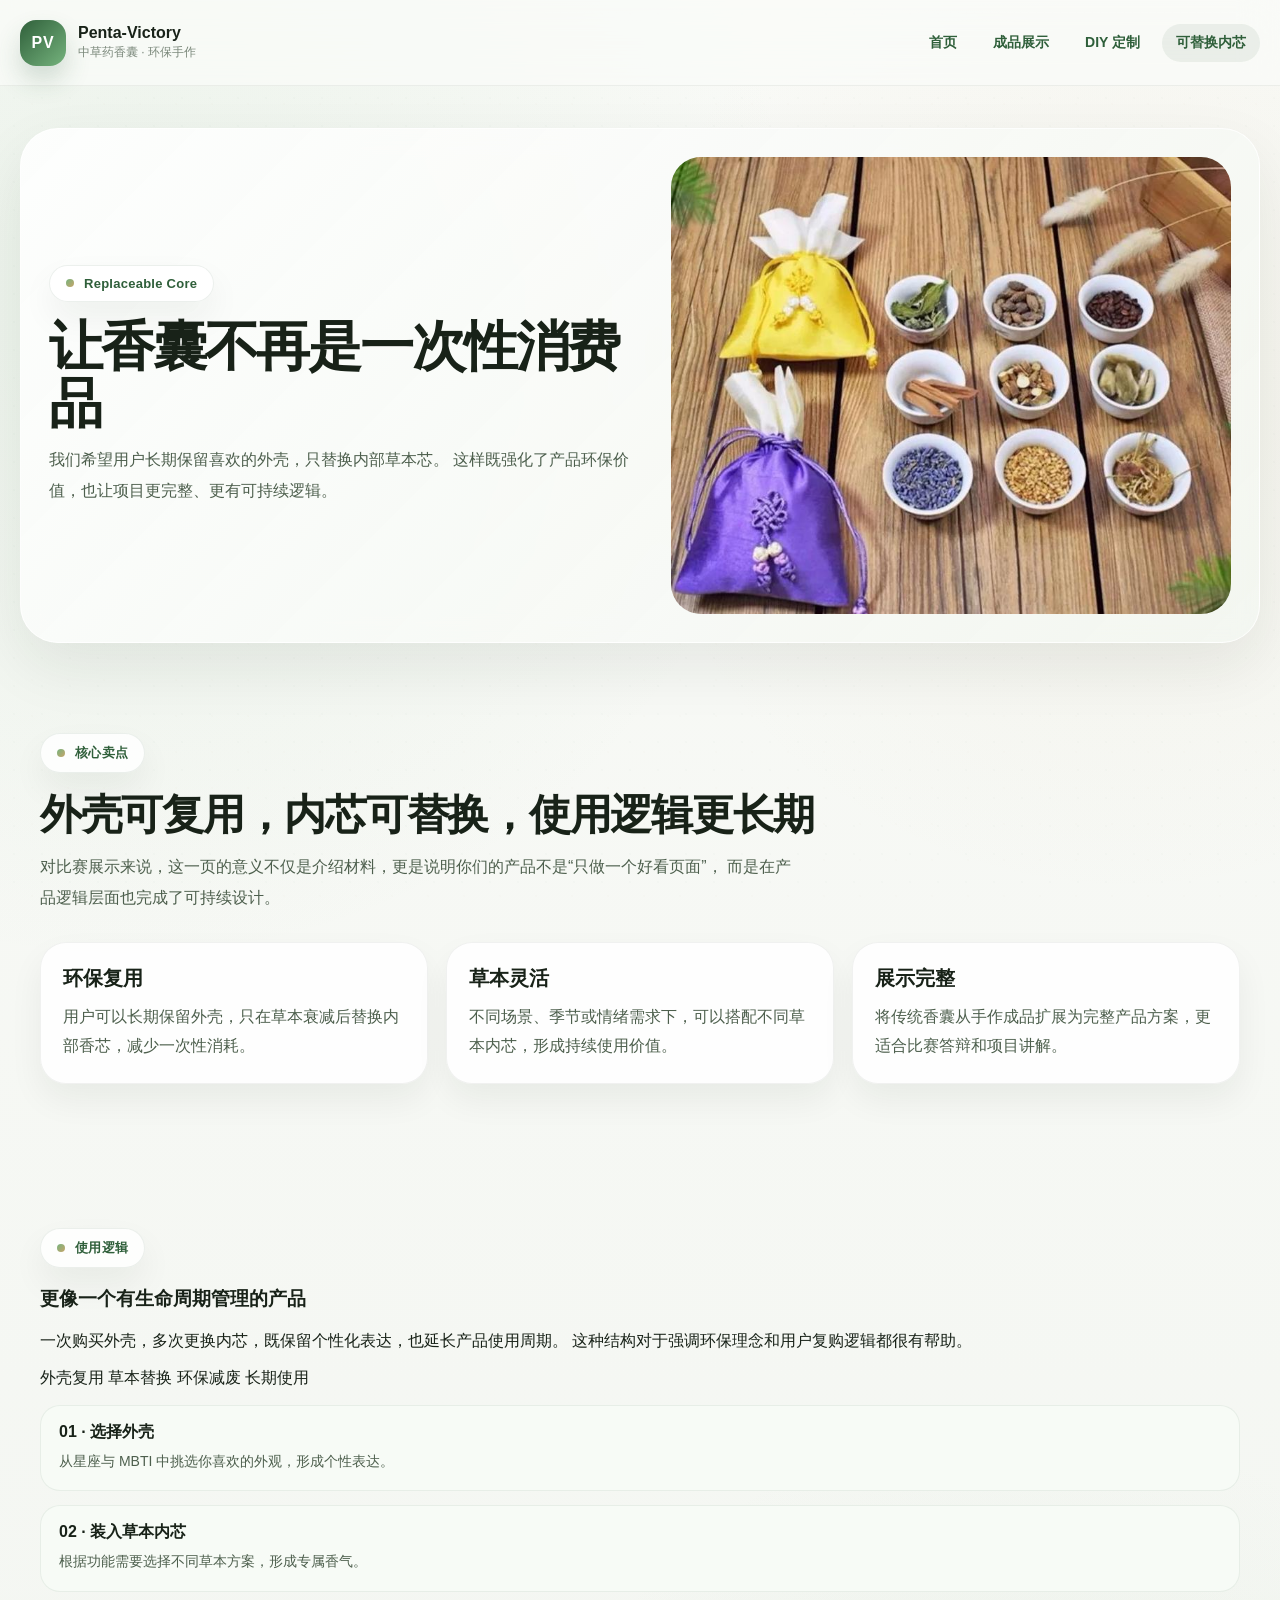
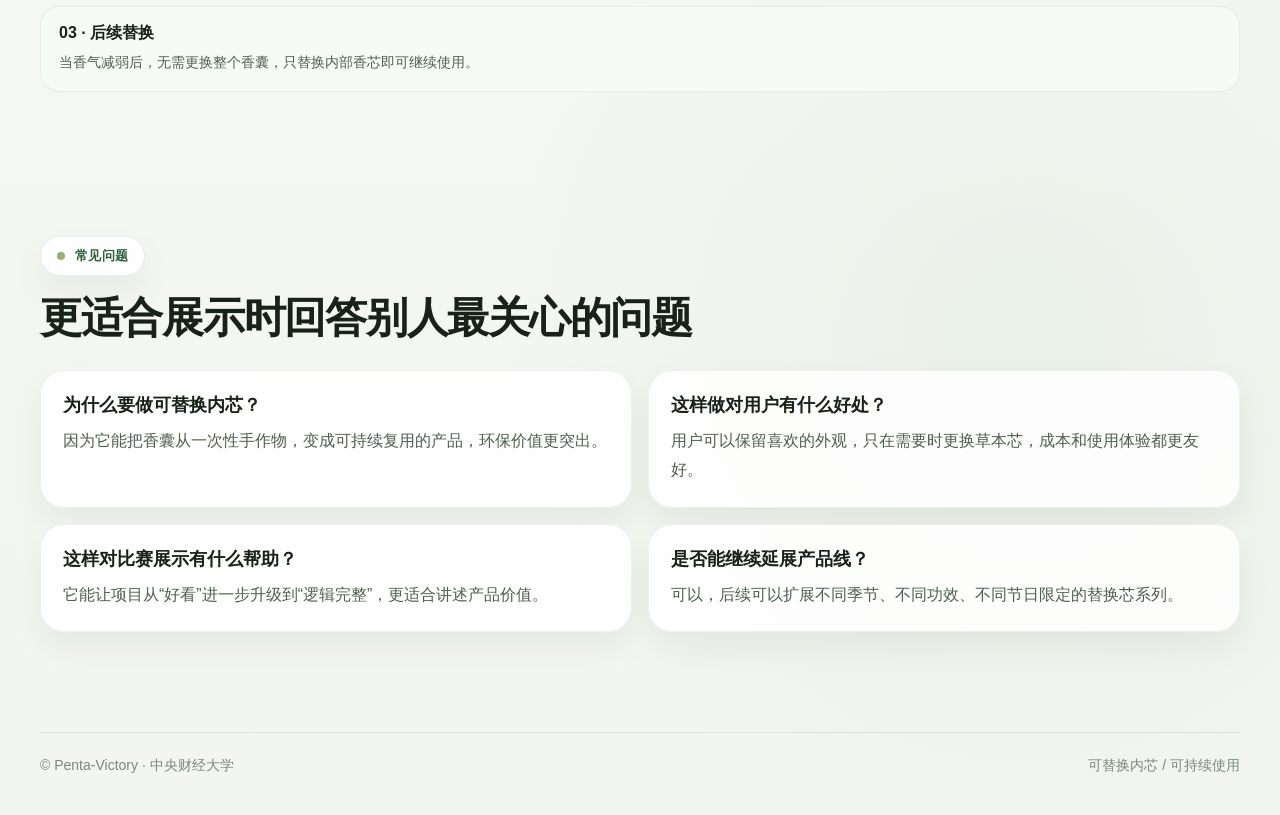
<file: core.html>
<!DOCTYPE html>
<html lang="zh">
<head>
  <meta charset="utf-8">
  <title>可替换内芯 · Penta-Victory</title>
  <meta name="viewport" content="width=device-width,initial-scale=1">
  <meta name="description" content="Penta-Victory 可替换内芯展示页。">
  <link rel="stylesheet" href="style.css">
</head>
<body>
  <nav class="navbar">
    <div class="navbar-inner">
      <a class="brand" href="index.html">
        <div class="brand-mark">PV</div>
        <div class="brand-text">
          <div class="brand-title">Penta-Victory</div>
          <div class="brand-sub">中草药香囊 · 环保手作</div>
        </div>
      </a>

      <button class="nav-toggle" type="button" onclick="toggleMenu()">☰</button>

      <div class="nav-links" id="navLinks">
        <a href="index.html">首页</a>
        <a href="products.html">成品展示</a>
        <a href="diy.html">DIY 定制</a>
        <a href="core.html" class="active">可替换内芯</a>
      </div>
    </div>
  </nav>

  <main class="page-shell">
    <header class="page-header">
      <div class="page-header-inner">
        <div>
          <span class="kicker">Replaceable Core</span>
          <h1>让香囊不再是一次性消费品</h1>
          <p>
            我们希望用户长期保留喜欢的外壳，只替换内部草本芯。
            这样既强化了产品环保价值，也让项目更完整、更有可持续逻辑。
          </p>
        </div>
        <div class="page-header-image">
          <img src="xiangnang3.jpg" alt="可替换内芯页面主图">
        </div>
      </div>
    </header>

    <section class="section">
      <span class="kicker reveal">核心卖点</span>
      <h2 class="section-title reveal">外壳可复用，内芯可替换，使用逻辑更长期</h2>
      <p class="section-subtitle reveal">
        对比赛展示来说，这一页的意义不仅是介绍材料，更是说明你们的产品不是“只做一个好看页面”，
        而是在产品逻辑层面也完成了可持续设计。
      </p>

      <div class="spec-grid" style="margin-top:28px;">
        <div class="spec-card reveal">
          <h4>环保复用</h4>
          <p>用户可以长期保留外壳，只在草本衰减后替换内部香芯，减少一次性消耗。</p>
        </div>
        <div class="spec-card reveal">
          <h4>草本灵活</h4>
          <p>不同场景、季节或情绪需求下，可以搭配不同草本内芯，形成持续使用价值。</p>
        </div>
        <div class="spec-card reveal">
          <h4>展示完整</h4>
          <p>将传统香囊从手作成品扩展为完整产品方案，更适合比赛答辩和项目讲解。</p>
        </div>
      </div>
    </section>

    <section class="section">
      <div class="split-panel reveal">
        <div class="split-copy">
          <span class="kicker">使用逻辑</span>
          <h3>更像一个有生命周期管理的产品</h3>
          <p>
            一次购买外壳，多次更换内芯，既保留个性化表达，也延长产品使用周期。
            这种结构对于强调环保理念和用户复购逻辑都很有帮助。
          </p>
          <div class="badge-list">
            <span class="badge">外壳复用</span>
            <span class="badge">草本替换</span>
            <span class="badge">环保减废</span>
            <span class="badge">长期使用</span>
          </div>
        </div>

        <div class="timeline">
          <div class="timeline-item">
            <strong>01 · 选择外壳</strong>
            <span>从星座与 MBTI 中挑选你喜欢的外观，形成个性表达。</span>
          </div>
          <div class="timeline-item">
            <strong>02 · 装入草本内芯</strong>
            <span>根据功能需要选择不同草本方案，形成专属香气。</span>
          </div>
          <div class="timeline-item">
            <strong>03 · 后续替换</strong>
            <span>当香气减弱后，无需更换整个香囊，只替换内部香芯即可继续使用。</span>
          </div>
        </div>
      </div>
    </section>

    <section class="section">
      <span class="kicker reveal">常见问题</span>
      <h2 class="section-title reveal">更适合展示时回答别人最关心的问题</h2>

      <div class="faq-grid" style="margin-top:28px;">
        <div class="faq-item reveal">
          <h4>为什么要做可替换内芯？</h4>
          <p>因为它能把香囊从一次性手作物，变成可持续复用的产品，环保价值更突出。</p>
        </div>
        <div class="faq-item reveal">
          <h4>这样做对用户有什么好处？</h4>
          <p>用户可以保留喜欢的外观，只在需要时更换草本芯，成本和使用体验都更友好。</p>
        </div>
        <div class="faq-item reveal">
          <h4>这样对比赛展示有什么帮助？</h4>
          <p>它能让项目从“好看”进一步升级到“逻辑完整”，更适合讲述产品价值。</p>
        </div>
        <div class="faq-item reveal">
          <h4>是否能继续延展产品线？</h4>
          <p>可以，后续可以扩展不同季节、不同功效、不同节日限定的替换芯系列。</p>
        </div>
      </div>
    </section>
  </main>

  <footer class="site-footer">
    <div class="site-footer-inner">
      <div>© Penta-Victory · 中央财经大学</div>
      <div>可替换内芯 / 可持续使用</div>
    </div>
  </footer>

  <script src="script.js"></script>
</body>
</html>
</file>
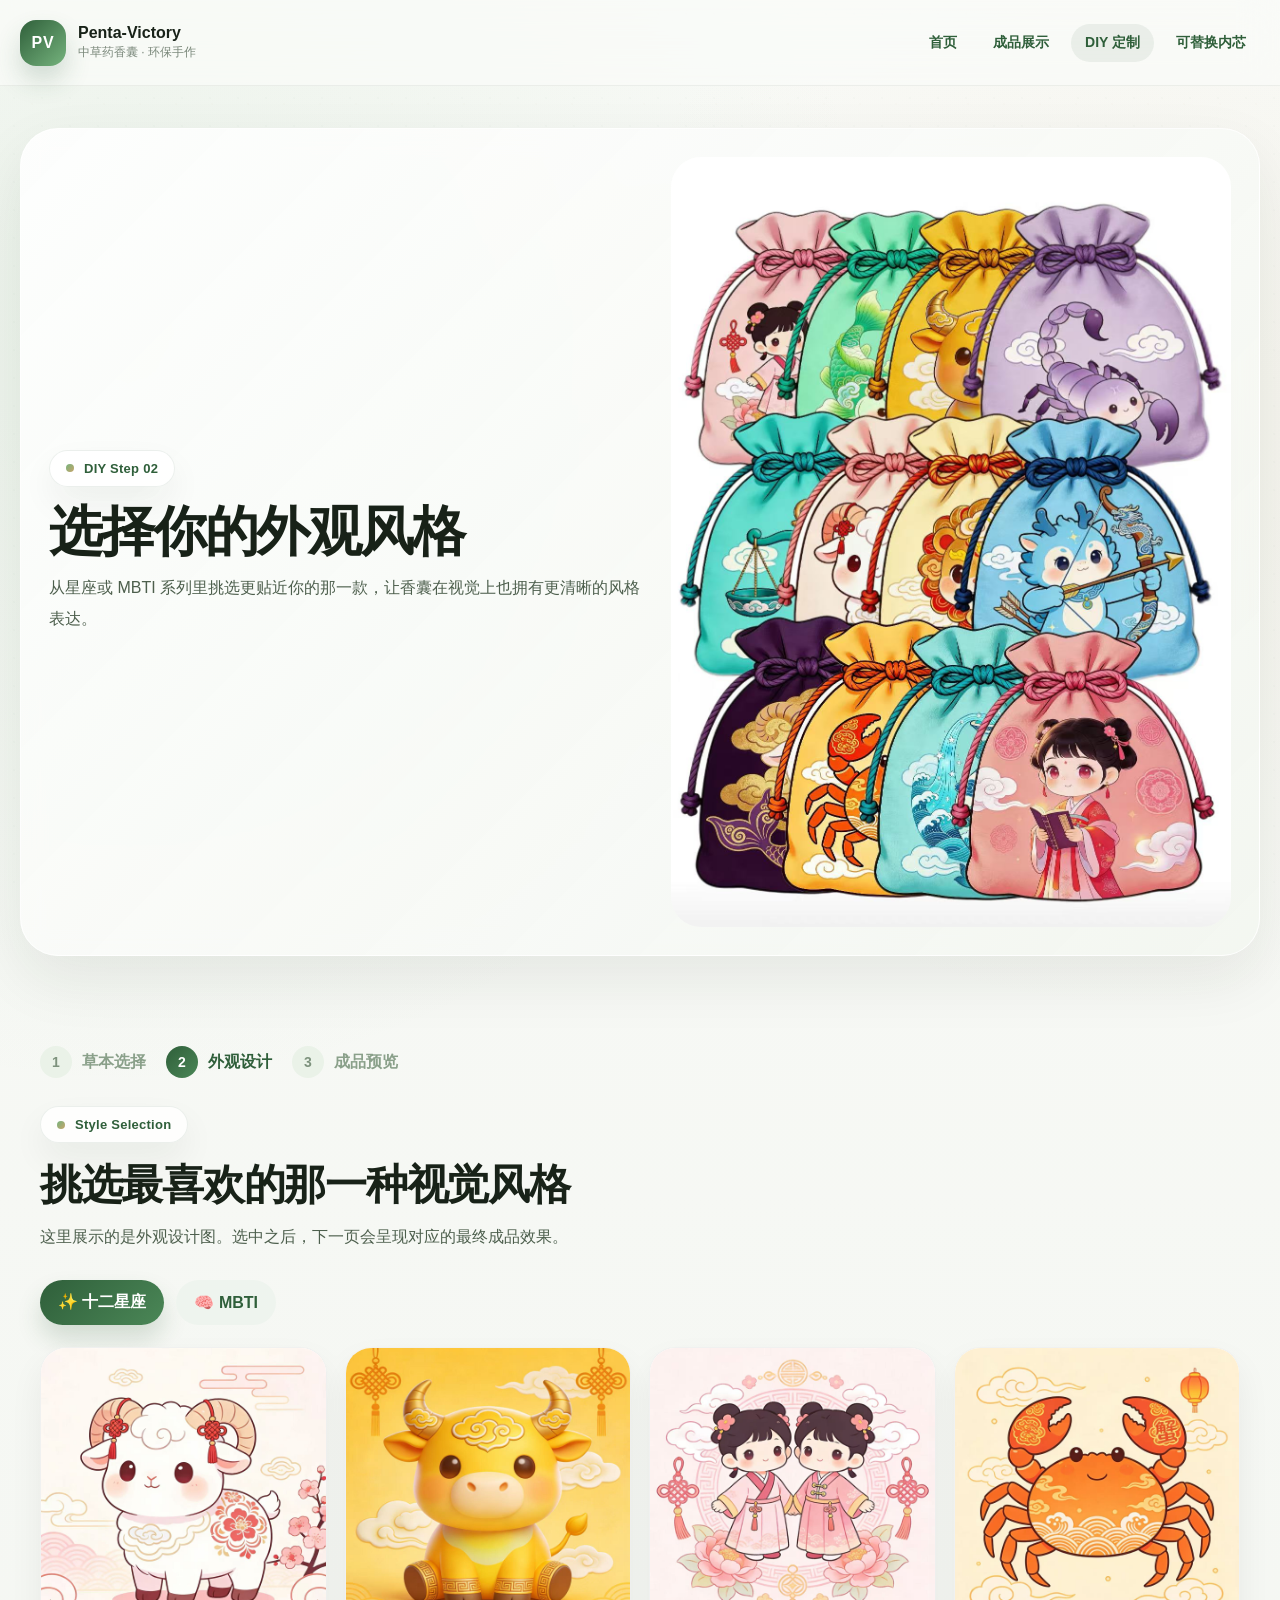
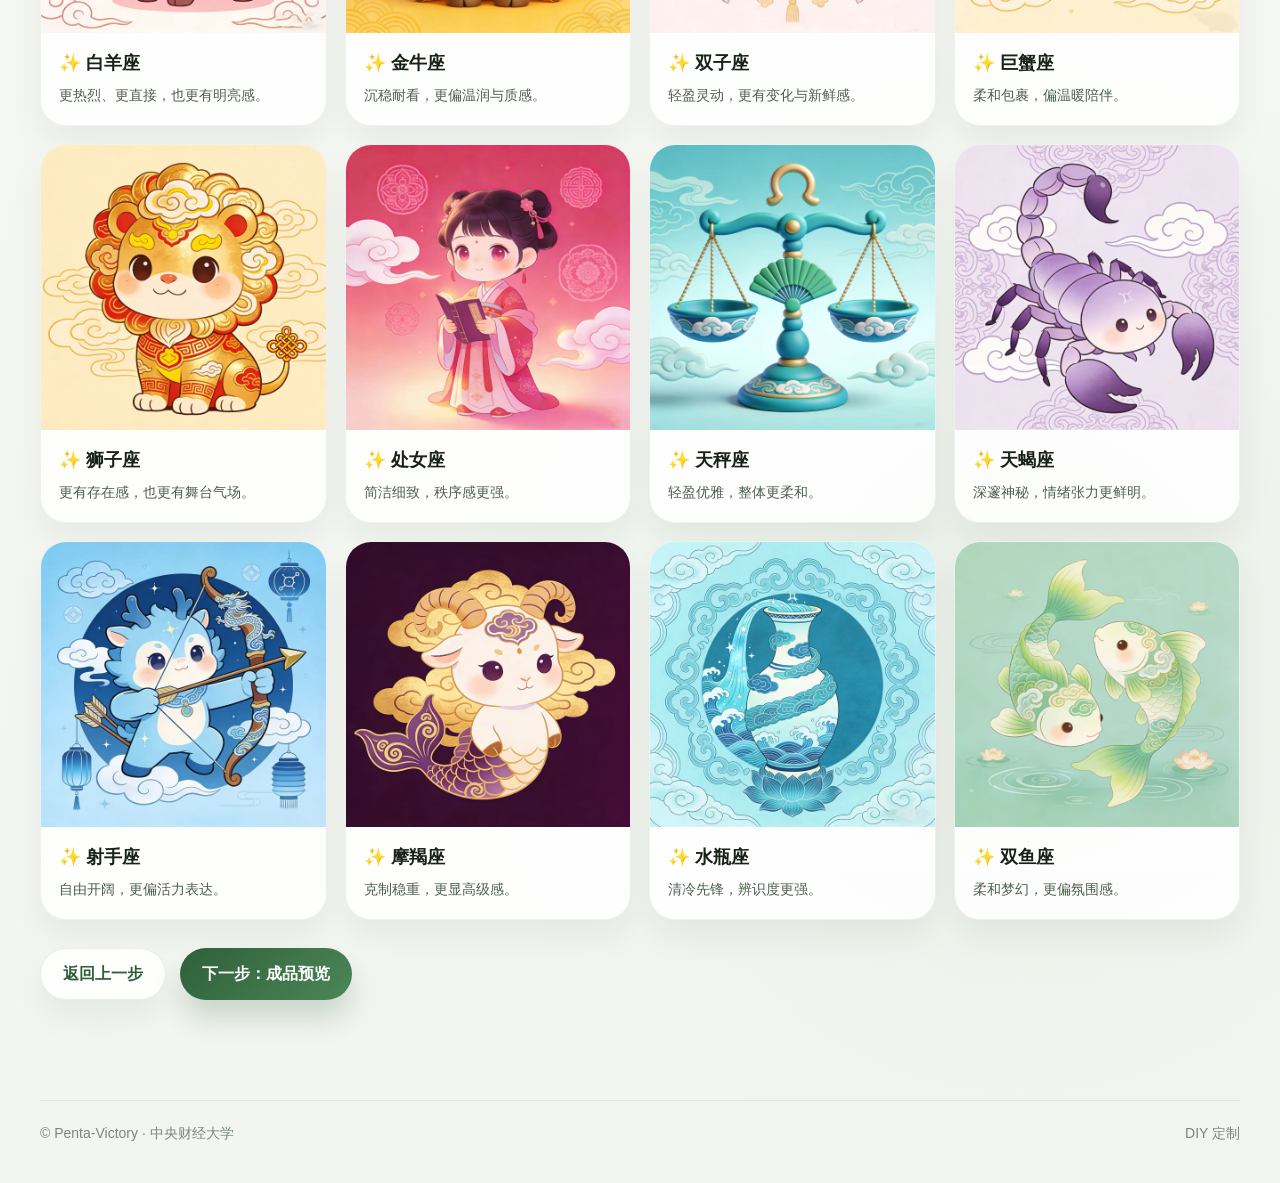
<file: design.html>
<!DOCTYPE html>
<html lang="zh">
<head>
  <meta charset="utf-8">
  <title>DIY 定制 · 第二步外观设计 | Penta-Victory</title>
  <meta name="viewport" content="width=device-width,initial-scale=1">
  <link rel="stylesheet" href="style.css">
</head>
<body>
  <nav class="navbar">
    <div class="navbar-inner">
      <a class="brand" href="index.html">
        <div class="brand-mark">PV</div>
        <div>
          <div class="brand-title">Penta-Victory</div>
          <div class="brand-sub">中草药香囊 · 环保手作</div>
        </div>
      </a>

      <button class="nav-toggle" type="button" onclick="toggleMenu()">☰</button>

      <div class="nav-links" id="navLinks">
        <a href="index.html">首页</a>
        <a href="products.html">成品展示</a>
        <a href="diy.html" class="active">DIY 定制</a>
        <a href="core.html">可替换内芯</a>
      </div>
    </div>
  </nav>

  <main class="page-shell">
    <header class="page-header">
      <div class="page-header-inner">
        <div>
          <span class="kicker">DIY Step 02</span>
          <h1>选择你的外观风格</h1>
          <p>
            从星座或 MBTI 系列里挑选更贴近你的那一款，让香囊在视觉上也拥有更清晰的风格表达。
          </p>
        </div>
        <div class="page-header-image">
          <img src="images/xingzuo12.jpg" alt="外观设计主图"
               onerror="if(!this.dataset.fallback){this.dataset.fallback=1;this.src='images/xingzuo.jpg'}">
        </div>
      </div>
    </header>

    <section class="section">
      <div class="step-indicator">
        <div class="step"><span class="step-num">1</span> 草本选择</div>
        <div class="step active"><span class="step-num">2</span> 外观设计</div>
        <div class="step"><span class="step-num">3</span> 成品预览</div>
      </div>

      <span class="kicker reveal">Style Selection</span>
      <h2 class="section-title reveal">挑选最喜欢的那一种视觉风格</h2>
      <p class="section-subtitle reveal">
        这里展示的是外观设计图。选中之后，下一页会呈现对应的最终成品效果。
      </p>

      <div class="tab-switch reveal" style="margin-top:28px;">
        <button class="tab-btn active" type="button" data-tab="zodiac">✨ 十二星座</button>
        <button class="tab-btn" type="button" data-tab="mbti">🧠 MBTI</button>
      </div>

      <div class="theme-grid" id="zodiacGrid"></div>
      <div class="theme-grid hidden" id="mbtiGrid"></div>

      <div class="btn-row" style="margin-top:28px;">
        <a class="btn btn-secondary" href="diy.html">返回上一步</a>
        <button class="btn btn-primary" type="button" onclick="saveDesignAndNext()">下一步：成品预览</button>
      </div>
    </section>
  </main>

  <footer class="site-footer">
    <div class="site-footer-inner">
      <div>© Penta-Victory · 中央财经大学</div>
      <div>DIY 定制</div>
    </div>
  </footer>

  <script src="script.js"></script>
  <script>
    const zodiacList = [
      { name: "白羊座", file: "baiyang", desc: "更热烈、更直接，也更有明亮感。" },
      { name: "金牛座", file: "jinniu", desc: "沉稳耐看，更偏温润与质感。" },
      { name: "双子座", file: "shuangzi", desc: "轻盈灵动，更有变化与新鲜感。" },
      { name: "巨蟹座", file: "juxie", desc: "柔和包裹，偏温暖陪伴。" },
      { name: "狮子座", file: "shizi", desc: "更有存在感，也更有舞台气场。" },
      { name: "处女座", file: "chunv", desc: "简洁细致，秩序感更强。" },
      { name: "天秤座", file: "tiancheng", desc: "轻盈优雅，整体更柔和。" },
      { name: "天蝎座", file: "tianxie", desc: "深邃神秘，情绪张力更鲜明。" },
      { name: "射手座", file: "sheshou", desc: "自由开阔，更偏活力表达。" },
      { name: "摩羯座", file: "mojie", desc: "克制稳重，更显高级感。" },
      { name: "水瓶座", file: "shuiping", desc: "清冷先锋，辨识度更强。" },
      { name: "双鱼座", file: "shuangyu", desc: "柔和梦幻，更偏氛围感。" }
    ];

    const mbtiList = [
      { name: "INTJ", file: "intj", desc: "理性锋利，整体更清晰克制。" },
      { name: "INTP", file: "intp", desc: "更偏思辨与探索气质。" },
      { name: "ENTJ", file: "entj", desc: "利落明确，更具结构感。" },
      { name: "ENTP", file: "entp", desc: "灵活跳跃，更有创意感。" },
      { name: "INFJ", file: "infj", desc: "细腻克制，带有理想气息。" },
      { name: "INFP", file: "infp", desc: "柔和诗意，情绪感更明显。" },
      { name: "ENFJ", file: "enfj", desc: "温暖明亮，更有亲和力。" },
      { name: "ENFP", file: "enfp", desc: "自由活泼，感染力更强。" },
      { name: "ISTJ", file: "istj", desc: "规整沉稳，秩序感更强。" },
      { name: "ISFJ", file: "isfj", desc: "柔和耐看，更显温柔。" },
      { name: "ESTJ", file: "estj", desc: "利落直接，轮廓更明确。" },
      { name: "ESFJ", file: "esfj", desc: "明朗友好，更有亲近感。" },
      { name: "ISTP", file: "istp", desc: "冷静克制，更简练。" },
      { name: "ISFP", file: "isfp", desc: "柔软自然，更有艺术感。" },
      { name: "ESTP", file: "estp", desc: "更直接、更有活力。" },
      { name: "ESFP", file: "esfp", desc: "明亮鲜活，更有吸引力。" }
    ];

    let selectedDesign = null;

    function createThemeCard(item, type, imagePath) {
      return `
        <article class="theme-card reveal" data-type="${type}" data-name="${item.name}">
          <div class="theme-image">
            <img src="${imagePath}" alt="${item.name}外观设计图">
          </div>
          <div class="theme-body">
            <h4>${type === 'zodiac' ? '✨ ' : '🧠 '}${item.name}</h4>
            <p>${item.desc}</p>
          </div>
        </article>
      `;
    }

    function renderDesigns() {
      document.getElementById('zodiacGrid').innerHTML = zodiacList.map(item => {
        return createThemeCard(item, 'zodiac', `images/${item.file}1.jpg`);
      }).join('');

      document.getElementById('mbtiGrid').innerHTML = mbtiList.map(item => {
        return createThemeCard(item, 'mbti', `images/${item.file}1.jpg`);
      }).join('');

      bindCardEvents();
      restoreSelection();
      initReveal();
    }

    function bindCardEvents() {
      document.querySelectorAll('.theme-card').forEach(card => {
        card.addEventListener('click', function () {
          document.querySelectorAll('.theme-card').forEach(item => item.classList.remove('selected'));
          this.classList.add('selected');

          const type = this.getAttribute('data-type');
          const name = this.getAttribute('data-name');

          if (type === 'zodiac') {
            const found = zodiacList.find(item => item.name === name);
            selectedDesign = {
              type: 'zodiac',
              name: found.name,
              file: found.file,
              designImage: `images/${found.file}1.jpg`,
              finalImage: `images/${found.file}.jpg`
            };
          } else {
            const found = mbtiList.find(item => item.name === name);
            selectedDesign = {
              type: 'mbti',
              name: found.name,
              file: found.file,
              designImage: `images/${found.file}1.jpg`,
              finalImage: `images/${found.file}.png`
            };
          }
        });
      });
    }

    function restoreSelection() {
      const saved = JSON.parse(localStorage.getItem('diy_design') || 'null');
      if (!saved) return;
      selectedDesign = saved;

      const target = document.querySelector(`.theme-card[data-type="${saved.type}"][data-name="${saved.name}"]`);
      if (target) target.classList.add('selected');
    }

    function initTabs() {
      const btns = document.querySelectorAll('.tab-btn');
      const zodiacGrid = document.getElementById('zodiacGrid');
      const mbtiGrid = document.getElementById('mbtiGrid');

      btns.forEach(btn => {
        btn.addEventListener('click', function () {
          btns.forEach(item => item.classList.remove('active'));
          this.classList.add('active');

          const tab = this.getAttribute('data-tab');
          if (tab === 'zodiac') {
            zodiacGrid.classList.remove('hidden');
            mbtiGrid.classList.add('hidden');
          } else {
            zodiacGrid.classList.add('hidden');
            mbtiGrid.classList.remove('hidden');
          }
        });
      });
    }

    function saveDesignAndNext() {
      if (!selectedDesign) {
        alert('请先选择一款外观设计。');
        return;
      }

      localStorage.setItem('diy_design', JSON.stringify(selectedDesign));
      window.location.href = 'final.html';
    }

    window.addEventListener('DOMContentLoaded', function () {
      renderDesigns();
      initTabs();
    });
  </script>
</body>
</html>
</file>
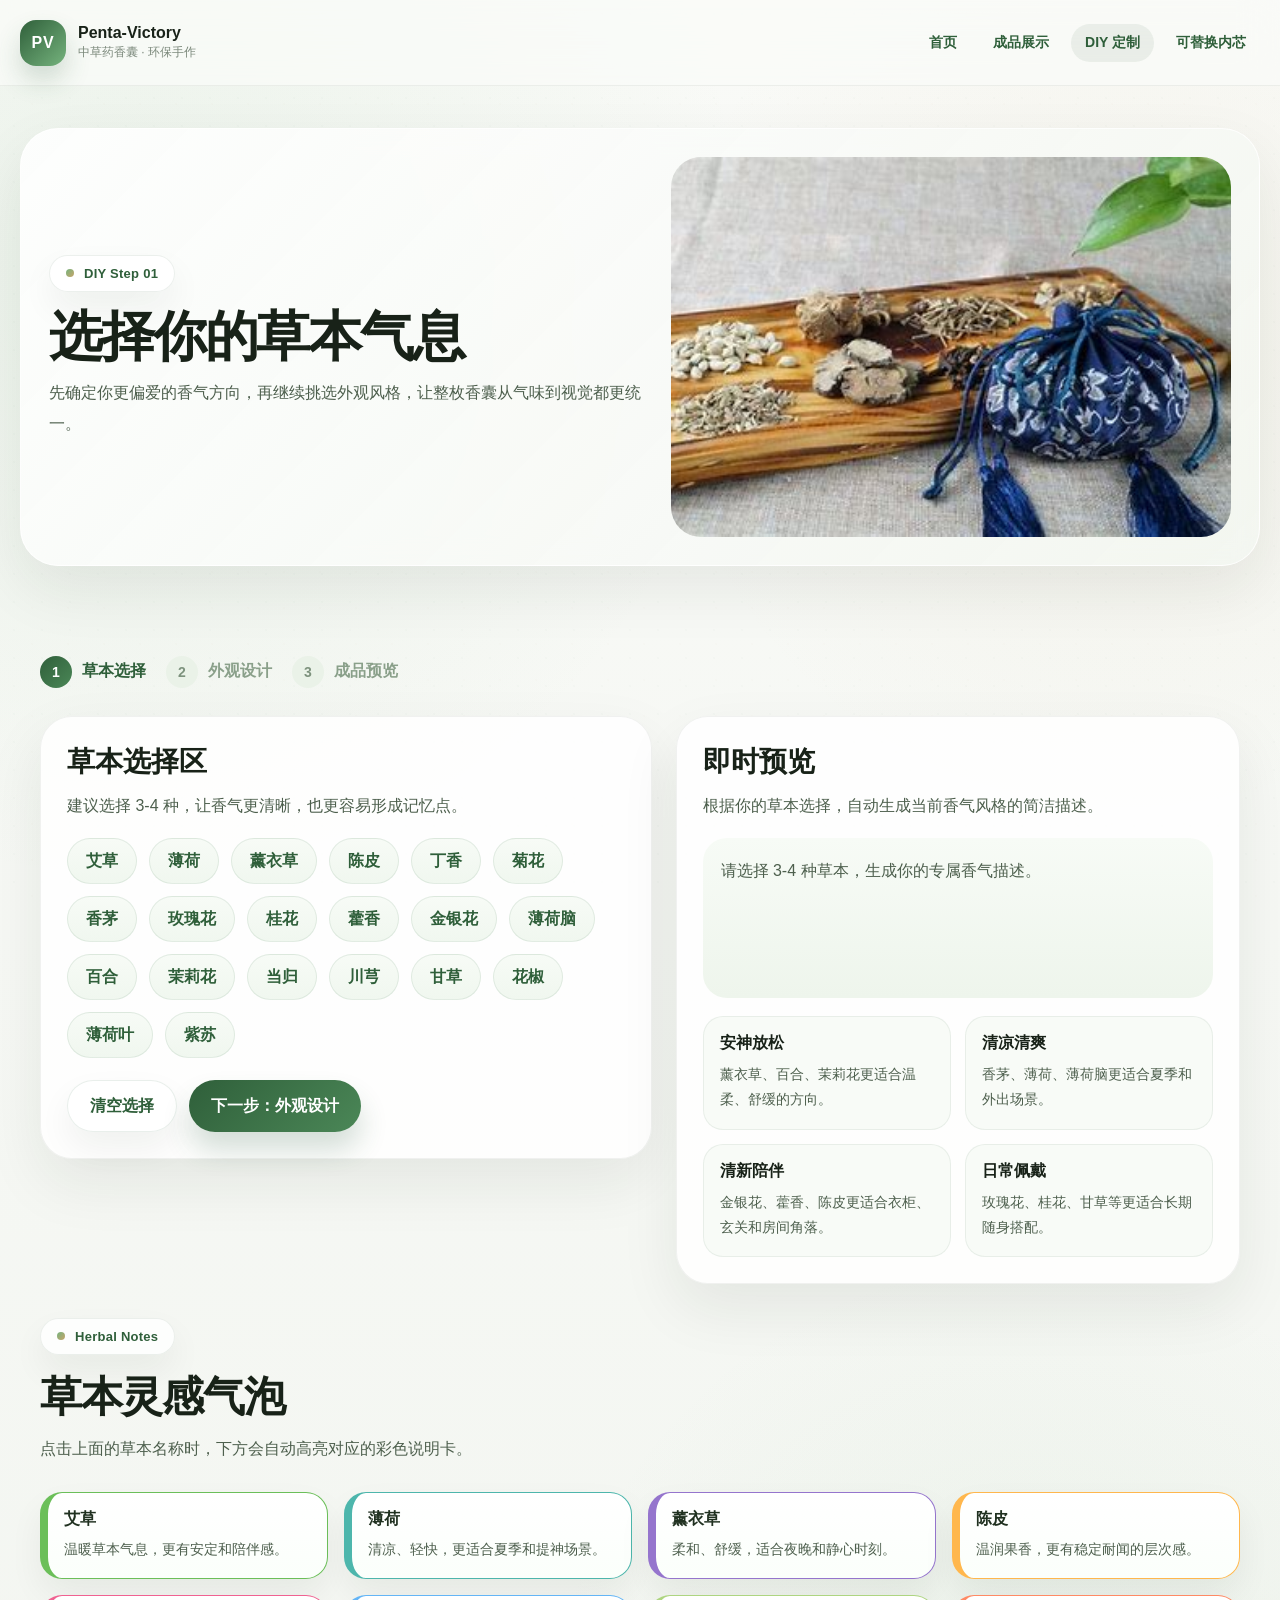
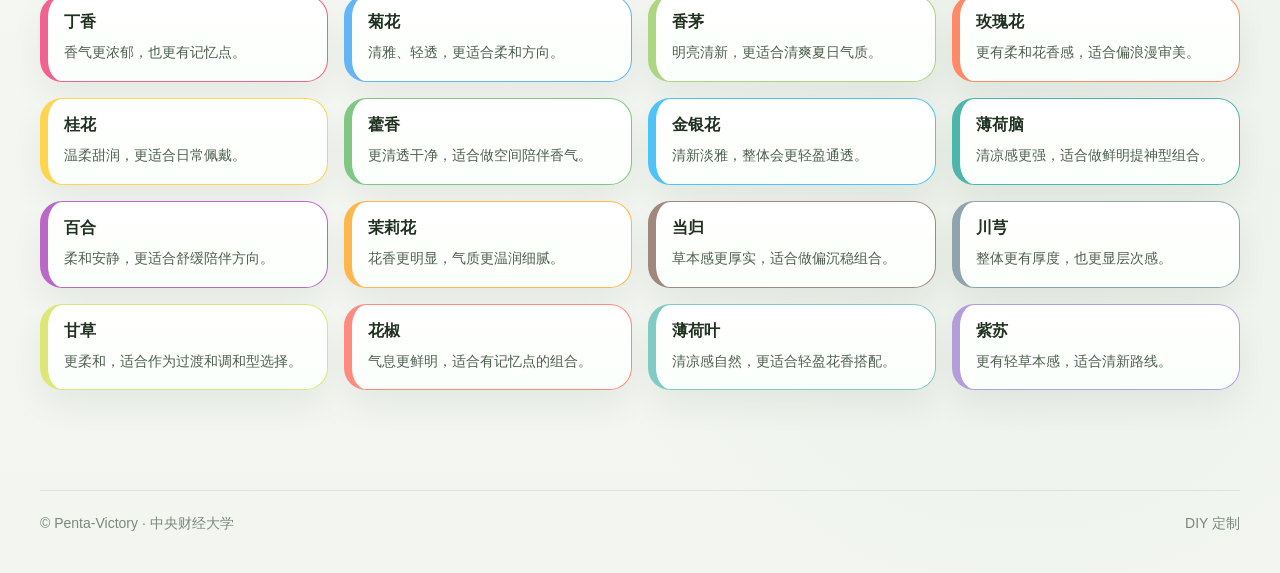
<file: diy.html>
<!DOCTYPE html>
<html lang="zh">
<head>
  <meta charset="utf-8">
  <title>DIY 定制 · 第一步草本选择 | Penta-Victory</title>
  <meta name="viewport" content="width=device-width,initial-scale=1">
  <link rel="stylesheet" href="style.css">
</head>
<body>
  <nav class="navbar">
    <div class="navbar-inner">
      <a class="brand" href="index.html">
        <div class="brand-mark">PV</div>
        <div>
          <div class="brand-title">Penta-Victory</div>
          <div class="brand-sub">中草药香囊 · 环保手作</div>
        </div>
      </a>

      <button class="nav-toggle" type="button" onclick="toggleMenu()">☰</button>

      <div class="nav-links" id="navLinks">
        <a href="index.html">首页</a>
        <a href="products.html">成品展示</a>
        <a href="diy.html" class="active">DIY 定制</a>
        <a href="core.html">可替换内芯</a>
      </div>
    </div>
  </nav>

  <main class="page-shell">
    <header class="page-header">
      <div class="page-header-inner">
        <div>
          <span class="kicker">DIY Step 01</span>
          <h1>选择你的草本气息</h1>
          <p>
            先确定你更偏爱的香气方向，再继续挑选外观风格，让整枚香囊从气味到视觉都更统一。
          </p>
        </div>
        <div class="page-header-image">
          <img src="xiangnang2.jpg" alt="DIY 主图">
        </div>
      </div>
    </header>

    <section class="section">
      <div class="step-indicator">
        <div class="step active"><span class="step-num">1</span> 草本选择</div>
        <div class="step"><span class="step-num">2</span> 外观设计</div>
        <div class="step"><span class="step-num">3</span> 成品预览</div>
      </div>

      <div class="diy-layout">
        <div class="selection-panel reveal">
          <h2 class="panel-title">草本选择区</h2>
          <p class="panel-desc">建议选择 3-4 种，让香气更清晰，也更容易形成记忆点。</p>

          <div class="herb-list">
            <label class="herb-chip" data-herb="艾草"><input type="checkbox" value="艾草"><span>艾草</span></label>
            <label class="herb-chip" data-herb="薄荷"><input type="checkbox" value="薄荷"><span>薄荷</span></label>
            <label class="herb-chip" data-herb="薰衣草"><input type="checkbox" value="薰衣草"><span>薰衣草</span></label>
            <label class="herb-chip" data-herb="陈皮"><input type="checkbox" value="陈皮"><span>陈皮</span></label>
            <label class="herb-chip" data-herb="丁香"><input type="checkbox" value="丁香"><span>丁香</span></label>
            <label class="herb-chip" data-herb="菊花"><input type="checkbox" value="菊花"><span>菊花</span></label>
            <label class="herb-chip" data-herb="香茅"><input type="checkbox" value="香茅"><span>香茅</span></label>
            <label class="herb-chip" data-herb="玫瑰花"><input type="checkbox" value="玫瑰花"><span>玫瑰花</span></label>
            <label class="herb-chip" data-herb="桂花"><input type="checkbox" value="桂花"><span>桂花</span></label>
            <label class="herb-chip" data-herb="藿香"><input type="checkbox" value="藿香"><span>藿香</span></label>
            <label class="herb-chip" data-herb="金银花"><input type="checkbox" value="金银花"><span>金银花</span></label>
            <label class="herb-chip" data-herb="薄荷脑"><input type="checkbox" value="薄荷脑"><span>薄荷脑</span></label>
            <label class="herb-chip" data-herb="百合"><input type="checkbox" value="百合"><span>百合</span></label>
            <label class="herb-chip" data-herb="茉莉花"><input type="checkbox" value="茉莉花"><span>茉莉花</span></label>
            <label class="herb-chip" data-herb="当归"><input type="checkbox" value="当归"><span>当归</span></label>
            <label class="herb-chip" data-herb="川芎"><input type="checkbox" value="川芎"><span>川芎</span></label>
            <label class="herb-chip" data-herb="甘草"><input type="checkbox" value="甘草"><span>甘草</span></label>
            <label class="herb-chip" data-herb="花椒"><input type="checkbox" value="花椒"><span>花椒</span></label>
            <label class="herb-chip" data-herb="薄荷叶"><input type="checkbox" value="薄荷叶"><span>薄荷叶</span></label>
            <label class="herb-chip" data-herb="紫苏"><input type="checkbox" value="紫苏"><span>紫苏</span></label>
          </div>

          <div class="selection-actions">
            <button class="btn btn-secondary" type="button" onclick="resetHerbs()">清空选择</button>
            <button class="btn btn-primary" type="button" onclick="saveHerbsAndNext()">下一步：外观设计</button>
          </div>
        </div>

        <div class="preview-panel reveal">
          <h2 class="panel-title">即时预览</h2>
          <p class="panel-desc">根据你的草本选择，自动生成当前香气风格的简洁描述。</p>

          <div class="result-box" id="result">
            请选择 3-4 种草本，生成你的专属香气描述。
          </div>

          <div class="helper-grid">
            <div class="helper-card">
              <strong>安神放松</strong>
              <p>薰衣草、百合、茉莉花更适合温柔、舒缓的方向。</p>
            </div>
            <div class="helper-card">
              <strong>清凉清爽</strong>
              <p>香茅、薄荷、薄荷脑更适合夏季和外出场景。</p>
            </div>
            <div class="helper-card">
              <strong>清新陪伴</strong>
              <p>金银花、藿香、陈皮更适合衣柜、玄关和房间角落。</p>
            </div>
            <div class="helper-card">
              <strong>日常佩戴</strong>
              <p>玫瑰花、桂花、甘草等更适合长期随身搭配。</p>
            </div>
          </div>
        </div>
      </div>

      <div style="margin-top:34px;">
        <span class="kicker reveal">Herbal Notes</span>
        <h2 class="section-title reveal">草本灵感气泡</h2>
        <p class="section-subtitle reveal">点击上面的草本名称时，下方会自动高亮对应的彩色说明卡。</p>

        <div class="herb-info-grid" id="herbInfoGrid">
          <div class="herb-info-card color-1" id="info-艾草"><strong>艾草</strong><div class="desc">温暖草本气息，更有安定和陪伴感。</div></div>
          <div class="herb-info-card color-2" id="info-薄荷"><strong>薄荷</strong><div class="desc">清凉、轻快，更适合夏季和提神场景。</div></div>
          <div class="herb-info-card color-3" id="info-薰衣草"><strong>薰衣草</strong><div class="desc">柔和、舒缓，适合夜晚和静心时刻。</div></div>
          <div class="herb-info-card color-4" id="info-陈皮"><strong>陈皮</strong><div class="desc">温润果香，更有稳定耐闻的层次感。</div></div>
          <div class="herb-info-card color-5" id="info-丁香"><strong>丁香</strong><div class="desc">香气更浓郁，也更有记忆点。</div></div>
          <div class="herb-info-card color-6" id="info-菊花"><strong>菊花</strong><div class="desc">清雅、轻透，更适合柔和方向。</div></div>
          <div class="herb-info-card color-7" id="info-香茅"><strong>香茅</strong><div class="desc">明亮清新，更适合清爽夏日气质。</div></div>
          <div class="herb-info-card color-8" id="info-玫瑰花"><strong>玫瑰花</strong><div class="desc">更有柔和花香感，适合偏浪漫审美。</div></div>
          <div class="herb-info-card color-9" id="info-桂花"><strong>桂花</strong><div class="desc">温柔甜润，更适合日常佩戴。</div></div>
          <div class="herb-info-card color-10" id="info-藿香"><strong>藿香</strong><div class="desc">更清透干净，适合做空间陪伴香气。</div></div>
          <div class="herb-info-card color-11" id="info-金银花"><strong>金银花</strong><div class="desc">清新淡雅，整体会更轻盈通透。</div></div>
          <div class="herb-info-card color-12" id="info-薄荷脑"><strong>薄荷脑</strong><div class="desc">清凉感更强，适合做鲜明提神型组合。</div></div>
          <div class="herb-info-card color-13" id="info-百合"><strong>百合</strong><div class="desc">柔和安静，更适合舒缓陪伴方向。</div></div>
          <div class="herb-info-card color-14" id="info-茉莉花"><strong>茉莉花</strong><div class="desc">花香更明显，气质更温润细腻。</div></div>
          <div class="herb-info-card color-15" id="info-当归"><strong>当归</strong><div class="desc">草本感更厚实，适合做偏沉稳组合。</div></div>
          <div class="herb-info-card color-16" id="info-川芎"><strong>川芎</strong><div class="desc">整体更有厚度，也更显层次感。</div></div>
          <div class="herb-info-card color-17" id="info-甘草"><strong>甘草</strong><div class="desc">更柔和，适合作为过渡和调和型选择。</div></div>
          <div class="herb-info-card color-18" id="info-花椒"><strong>花椒</strong><div class="desc">气息更鲜明，适合有记忆点的组合。</div></div>
          <div class="herb-info-card color-19" id="info-薄荷叶"><strong>薄荷叶</strong><div class="desc">清凉感自然，更适合轻盈花香搭配。</div></div>
          <div class="herb-info-card color-20" id="info-紫苏"><strong>紫苏</strong><div class="desc">更有轻草本感，适合清新路线。</div></div>
        </div>
      </div>
    </section>
  </main>

  <footer class="site-footer">
    <div class="site-footer-inner">
      <div>© Penta-Victory · 中央财经大学</div>
      <div>DIY 定制</div>
    </div>
  </footer>

  <script src="script.js"></script>
  <script>
    function getSelectedHerbs() {
      return Array.from(document.querySelectorAll('.herb-chip input:checked')).map(item => item.value);
    }

    function updatePreview() {
      const herbs = getSelectedHerbs();
      const result = document.getElementById('result');

      if (herbs.length === 0) {
        result.innerHTML = '请选择 3-4 种草本，生成你的专属香气描述。';
        return;
      }

      if (herbs.length > 5) {
        result.innerHTML = '当前草本种类偏多，建议控制在 5 种以内，让香气更清晰、层次更稳定。';
        return;
      }

      let theme = '整体更适合作为日常随身佩戴款，气息平衡且更容易长期接受。';

      if (herbs.some(h => ['薰衣草','百合','茉莉花'].includes(h))) {
        theme = '整体更偏安神、放松和温柔陪伴，适合夜晚、书桌或休息时刻。';
      } else if (herbs.some(h => ['香茅','薄荷','薄荷脑'].includes(h))) {
        theme = '整体更偏清凉、清爽和轻快感，适合夏季、户外和随身场景。';
      } else if (herbs.some(h => ['金银花','藿香','陈皮'].includes(h))) {
        theme = '整体更偏清新、干净和空间陪伴感，适合房间、衣柜和玄关。';
      }

      result.innerHTML = `
        <strong>你已选择：</strong>${herbs.join('、')}<br><br>
        <strong>当前风格：</strong>${theme}<br><br>
        <strong>建议：</strong>下一步可以继续选择更适合这一气质的外观风格，让整体表达更完整。
      `;
    }

    function resetHerbs() {
      document.querySelectorAll('.herb-chip input').forEach(item => item.checked = false);
      updatePreview();
    }

    function saveHerbsAndNext() {
      const herbs = getSelectedHerbs();

      if (herbs.length === 0) {
        alert('请先选择至少一种草本。');
        return;
      }

      if (herbs.length > 5) {
        alert('建议将草本控制在 5 种以内。');
        return;
      }

      localStorage.setItem('diy_herbs', JSON.stringify(herbs));
      window.location.href = 'design.html';
    }

    window.addEventListener('DOMContentLoaded', function () {
      document.querySelectorAll('.herb-chip input').forEach(item => {
        item.addEventListener('change', updatePreview);
      });

      document.querySelectorAll('.herb-chip').forEach(label => {
        label.addEventListener('click', function () {
          const herb = label.getAttribute('data-herb');
          const card = document.getElementById('info-' + herb);
          if (card) {
            document.querySelectorAll('.herb-info-card').forEach(c => c.classList.remove('highlight'));
            card.classList.add('highlight');
            card.scrollIntoView({ behavior: 'smooth', block: 'center' });
            setTimeout(() => card.classList.remove('highlight'), 1500);
          }
        });
      });

      updatePreview();
    });
  </script>
</body>
</html>
</file>
<file: style.css>
:root{
  --bg:#f7f8f4;
  --bg-2:#eef3ec;
  --white:#ffffff;
  --text:#182218;
  --text-2:#4d5f4d;
  --text-3:#7a887a;
  --green:#2f5f3a;
  --green-2:#4b8757;
  --green-3:#75b37d;
  --gold:#c7a56a;
  --line:rgba(21,34,21,.08);
  --shadow:0 24px 60px rgba(24,34,24,.08);
  --shadow-soft:0 16px 34px rgba(24,34,24,.06);
  --radius-xxl:36px;
  --radius-xl:28px;
  --radius-lg:22px;
  --radius-md:18px;
  --radius-sm:14px;
  --nav-h:86px;
}

*{box-sizing:border-box}
html,body{margin:0;padding:0}
html{scroll-behavior:smooth}
body{
  font-family:"Microsoft YaHei","PingFang SC","Helvetica Neue",Arial,sans-serif;
  color:var(--text);
  background:
    radial-gradient(circle at 10% 12%, rgba(117,179,125,.10) 0%, transparent 28%),
    radial-gradient(circle at 88% 16%, rgba(199,165,106,.08) 0%, transparent 22%),
    radial-gradient(circle at 80% 80%, rgba(117,179,125,.08) 0%, transparent 24%),
    linear-gradient(180deg,#f9faf7 0%, #f2f5f0 100%);
  position:relative;
}
body::before{
  content:"";
  position:fixed;
  inset:0;
  pointer-events:none;
  background-image:
    radial-gradient(rgba(47,95,58,.035) 1px, transparent 1px),
    radial-gradient(rgba(199,165,106,.03) 1px, transparent 1px);
  background-size:28px 28px, 36px 36px;
  background-position:0 0, 14px 14px;
  opacity:.55;
  z-index:0;
}
img{max-width:100%;display:block}
a{text-decoration:none;color:inherit}
button,input{font:inherit}

.page-shell{
  position:relative;
  z-index:1;
  padding-top:var(--nav-h);
}
.section{
  position:relative;
  z-index:1;
  width:min(1200px, calc(100% - 40px));
  margin:0 auto;
  padding:72px 0;
}
.kicker{
  display:inline-flex;
  align-items:center;
  gap:10px;
  padding:10px 16px;
  border-radius:999px;
  background:rgba(255,255,255,.82);
  border:1px solid rgba(47,95,58,.09);
  box-shadow:var(--shadow-soft);
  color:var(--green);
  font-size:13px;
  font-weight:800;
  letter-spacing:.02em;
}
.kicker::before{
  content:"";
  width:8px;
  height:8px;
  border-radius:50%;
  background:linear-gradient(135deg,var(--green-3),var(--gold));
}
.section-title{
  margin:18px 0 12px;
  font-size:42px;
  line-height:1.15;
  letter-spacing:-.03em;
}
.section-subtitle{
  margin:0;
  max-width:760px;
  color:var(--text-2);
  font-size:16px;
  line-height:1.95;
}
.lead{
  color:var(--text-2);
  line-height:1.9;
  font-size:16px;
  margin:0;
}

.btn-row{
  display:flex;
  flex-wrap:wrap;
  gap:14px;
}
.btn{
  display:inline-flex;
  align-items:center;
  justify-content:center;
  min-height:52px;
  padding:0 22px;
  border-radius:999px;
  font-weight:800;
  border:none;
  cursor:pointer;
  transition:.22s ease;
}
.btn:hover{transform:translateY(-2px)}
.btn-primary{
  color:#fff;
  background:linear-gradient(135deg,var(--green),var(--green-2));
  box-shadow:0 18px 28px rgba(47,95,58,.2);
}
.btn-secondary{
  color:var(--green);
  background:rgba(255,255,255,.85);
  border:1px solid rgba(47,95,58,.1);
  box-shadow:var(--shadow-soft);
}

.navbar{
  position:fixed;
  top:0;left:0;right:0;
  height:var(--nav-h);
  z-index:1000;
  display:flex;
  align-items:center;
  justify-content:center;
  background:rgba(250,251,248,.74);
  backdrop-filter:blur(18px);
  border-bottom:1px solid rgba(24,34,24,.06);
}
.navbar-inner{
  width:min(1240px, calc(100% - 28px));
  display:flex;
  align-items:center;
  justify-content:space-between;
  gap:24px;
}
.brand{
  display:flex;
  align-items:center;
  gap:12px;
}
.brand-mark{
  width:46px;
  height:46px;
  border-radius:16px;
  background:linear-gradient(135deg,var(--green),var(--green-3));
  display:flex;
  align-items:center;
  justify-content:center;
  color:#fff;
  font-weight:900;
  letter-spacing:.05em;
  box-shadow:0 14px 26px rgba(47,95,58,.2);
}
.brand-title{
  font-size:16px;
  font-weight:900;
}
.brand-sub{
  font-size:12px;
  color:var(--text-3);
  margin-top:2px;
}
.nav-links{
  display:flex;
  align-items:center;
  gap:8px;
  flex-wrap:wrap;
}
.nav-links a{
  padding:10px 14px;
  border-radius:999px;
  color:var(--green);
  font-size:14px;
  font-weight:800;
  transition:.2s ease;
}
.nav-links a:hover,
.nav-links a.active{
  background:rgba(47,95,58,.08);
}
.nav-toggle{
  display:none;
  width:44px;
  height:44px;
  border:none;
  border-radius:14px;
  background:#fff;
  color:var(--green);
  box-shadow:var(--shadow-soft);
  font-size:22px;
  cursor:pointer;
}

/* 首页整屏滚动 */
.home-wrap{
  position:relative;
  z-index:1;
  margin-top:var(--nav-h);
  height:calc(100vh - var(--nav-h));
  overflow-y:auto;
  scroll-snap-type:y mandatory;
}
.home-panel{
  min-height:calc(100vh - var(--nav-h));
  scroll-snap-align:start;
  display:flex;
  align-items:center;
}
.home-panel-inner{
  width:min(1240px, calc(100% - 40px));
  margin:0 auto;
}
.home-hero{
  display:grid;
  grid-template-columns:1.04fr .96fr;
  gap:40px;
  align-items:center;
}
.home-hero-copy{
  padding:26px 0;
}
.home-hero-title{
  font-size:66px;
  line-height:1.02;
  letter-spacing:-.05em;
  margin:18px 0;
}
.home-hero-desc{
  max-width:640px;
  color:var(--text-2);
  font-size:17px;
  line-height:2;
  margin:0 0 28px;
}
.hero-stats{
  display:flex;
  flex-wrap:wrap;
  gap:14px;
  margin-top:26px;
}
.hero-stat{
  padding:14px 18px;
  border-radius:22px;
  background:rgba(255,255,255,.78);
  border:1px solid rgba(47,95,58,.08);
  box-shadow:var(--shadow-soft);
  min-width:150px;
}
.hero-stat strong{
  display:block;
  font-size:24px;
  margin-bottom:4px;
}
.hero-stat span{
  font-size:13px;
  color:var(--text-3);
}
.hero-slider{
  position:relative;
  min-height:640px;
  border-radius:38px;
  overflow:hidden;
  background:#edf3eb;
  box-shadow:0 32px 80px rgba(24,34,24,.14);
}
.hero-slide{
  position:absolute;
  inset:0;
  opacity:0;
  pointer-events:none;
  transition:opacity .7s ease;
}
.hero-slide.active{
  opacity:1;
  pointer-events:auto;
}
.hero-slide img{
  width:100%;
  height:100%;
  object-fit:cover;
}
.hero-slide::after{
  content:"";
  position:absolute;
  inset:0;
  background:
    linear-gradient(180deg, rgba(0,0,0,.02) 0%, rgba(0,0,0,.28) 100%);
}
.hero-slide-caption{
  position:absolute;
  left:24px;
  right:24px;
  bottom:24px;
  z-index:2;
  color:#fff;
}
.hero-slide-caption strong{
  display:block;
  font-size:26px;
  margin-bottom:8px;
}
.hero-slide-caption span{
  display:block;
  font-size:14px;
  color:rgba(255,255,255,.88);
  line-height:1.7;
}
.hero-dots{
  position:absolute;
  left:24px;
  bottom:24px;
  z-index:3;
  display:flex;
  gap:10px;
}
.hero-dot{
  width:10px;
  height:10px;
  border-radius:999px;
  border:none;
  cursor:pointer;
  background:rgba(255,255,255,.48);
  transition:.2s ease;
}
.hero-dot.active{
  width:34px;
  background:#fff;
}

.feature-band{
  display:grid;
  grid-template-columns:1fr 1fr 1fr;
  gap:22px;
}
.feature-card{
  position:relative;
  overflow:hidden;
  padding:28px;
  border-radius:32px;
  background:rgba(255,255,255,.8);
  border:1px solid rgba(24,34,24,.06);
  box-shadow:var(--shadow);
}
.feature-card::before{
  content:"";
  position:absolute;
  top:-40px;
  right:-40px;
  width:130px;
  height:130px;
  border-radius:50%;
  background:radial-gradient(circle, rgba(117,179,125,.22) 0%, transparent 70%);
}
.feature-card h3{
  margin:0 0 10px;
  font-size:26px;
}
.feature-card p{
  margin:0;
  color:var(--text-2);
  line-height:1.9;
}

.dual-showcase{
  display:grid;
  grid-template-columns:1.05fr .95fr;
  gap:26px;
  align-items:center;
}
.visual-frame{
  position:relative;
  overflow:hidden;
  border-radius:36px;
  background:linear-gradient(180deg,rgba(255,255,255,.82),rgba(255,255,255,.68));
  border:1px solid rgba(255,255,255,.75);
  box-shadow:var(--shadow);
  backdrop-filter:blur(10px);
}
.visual-frame.padded{padding:26px}
.visual-image{
  border-radius:26px;
  overflow:hidden;
  background:#edf3eb;
}
.visual-image img{
  width:100%;
  height:100%;
  object-fit:cover;
}
.image-grid-2{
  display:grid;
  grid-template-columns:1fr 1fr;
  gap:16px;
}
.image-grid-2 .visual-image{
  min-height:250px;
}
.product-grid{
  display:grid;
  grid-template-columns:repeat(3,1fr);
  gap:22px;
}
.product-card{
  overflow:hidden;
  border-radius:30px;
  background:rgba(255,255,255,.84);
  border:1px solid rgba(24,34,24,.06);
  box-shadow:var(--shadow);
  transition:.24s ease;
}
.product-card:hover{transform:translateY(-6px)}
.product-card-media{
  aspect-ratio:4/3;
  overflow:hidden;
  background:#edf3eb;
}
.product-card-media img{
  width:100%;
  height:100%;
  object-fit:cover;
  transition:transform .4s ease;
}
.product-card:hover .product-card-media img{
  transform:scale(1.04);
}
.product-card-body{
  padding:24px;
}
.product-card-body h3{
  margin:0 0 10px;
  font-size:24px;
}
.product-card-body p{
  margin:0;
  color:var(--text-2);
  line-height:1.85;
}

.page-header{
  width:min(1240px, calc(100% - 40px));
  margin:0 auto;
  padding:42px 0 18px;
}
.page-header-inner{
  display:grid;
  grid-template-columns:1.03fr .97fr;
  gap:28px;
  align-items:center;
  padding:28px;
  border-radius:38px;
  background:linear-gradient(135deg, rgba(255,255,255,.88), rgba(242,246,240,.82));
  border:1px solid rgba(255,255,255,.82);
  box-shadow:var(--shadow);
  backdrop-filter:blur(12px);
}
.page-header h1{
  margin:16px 0 12px;
  font-size:54px;
  line-height:1.06;
  letter-spacing:-.04em;
}
.page-header p{
  margin:0;
  color:var(--text-2);
  line-height:1.95;
}
.page-header-image{
  min-height:360px;
  border-radius:30px;
  overflow:hidden;
  background:#edf3eb;
}
.page-header-image img{
  width:100%;
  height:100%;
  object-fit:cover;
}

.step-indicator{
  display:flex;
  align-items:center;
  gap:20px;
  flex-wrap:wrap;
  margin-bottom:28px;
}
.step{
  display:flex;
  align-items:center;
  gap:10px;
  color:#8aa08a;
  font-weight:800;
}
.step-num{
  width:32px;
  height:32px;
  border-radius:50%;
  background:#eaf2e8;
  color:#7d927d;
  display:inline-flex;
  align-items:center;
  justify-content:center;
  font-size:14px;
}
.step.active{color:var(--green)}
.step.active .step-num{
  color:#fff;
  background:linear-gradient(135deg,var(--green),var(--green-2));
}

.diy-layout{
  display:grid;
  grid-template-columns:1.04fr .96fr;
  gap:24px;
  align-items:start;
}
.selection-panel,
.preview-panel,
.summary-panel{
  padding:26px;
  border-radius:32px;
  background:rgba(255,255,255,.84);
  border:1px solid rgba(24,34,24,.06);
  box-shadow:var(--shadow);
}
.panel-title{
  margin:0 0 10px;
  font-size:28px;
}
.panel-desc{
  margin:0 0 18px;
  color:var(--text-2);
  line-height:1.85;
}

.herb-list{
  display:flex;
  flex-wrap:wrap;
  gap:12px;
}
.herb-chip{
  position:relative;
  cursor:pointer;
}
.herb-chip input{
  position:absolute;
  opacity:0;
  pointer-events:none;
}
.herb-chip span{
  display:inline-flex;
  align-items:center;
  justify-content:center;
  min-height:46px;
  padding:0 18px;
  border-radius:999px;
  background:linear-gradient(180deg,#f7fbf6,#f0f7ef);
  border:1px solid rgba(47,95,58,.1);
  color:var(--green);
  font-weight:800;
  transition:.2s ease;
}
.herb-chip input:checked + span{
  color:#fff;
  background:linear-gradient(135deg,var(--green),var(--green-2));
  box-shadow:0 14px 26px rgba(47,95,58,.18);
}
.selection-actions{
  display:flex;
  flex-wrap:wrap;
  gap:12px;
  margin-top:22px;
}

.result-box{
  min-height:160px;
  padding:18px;
  border-radius:24px;
  background:
    linear-gradient(180deg,#f7fbf6,#eef5ec);
  color:var(--text-2);
  line-height:1.9;
}
.helper-grid{
  display:grid;
  grid-template-columns:1fr 1fr;
  gap:14px;
  margin-top:18px;
}
.helper-card{
  padding:16px;
  border-radius:20px;
  background:#f8fbf7;
  border:1px solid rgba(47,95,58,.08);
}
.helper-card strong{
  display:block;
  margin-bottom:8px;
}
.helper-card p{
  margin:0;
  color:var(--text-2);
  line-height:1.8;
  font-size:14px;
}

.herb-info-grid{
  margin-top:28px;
  display:grid;
  grid-template-columns:repeat(4,1fr);
  gap:16px;
}
.herb-info-card{
  position:relative;
  overflow:hidden;
  padding:16px;
  border-radius:22px;
  color:#203120;
  background:linear-gradient(180deg,#fff,#fbfffb);
  box-shadow:var(--shadow-soft);
  border:1px solid rgba(24,34,24,.05);
  border-left:8px solid rgba(0,0,0,.08);
  transition:
    transform .22s ease,
    box-shadow .22s ease,
    background .22s ease,
    border-color .22s ease,
    color .22s ease;
}
.herb-info-card::after{
  content:"";
  position:absolute;
  inset:0;
  pointer-events:none;
  border-radius:inherit;
  box-shadow:inset 0 0 0 0 rgba(199,165,106,0);
  transition:box-shadow .22s ease;
}
.herb-info-card:hover{
  transform:translateY(-4px);
  box-shadow:0 18px 36px rgba(24,34,24,.12);
}
.herb-info-card.highlight{
  transform:translateY(-8px) scale(1.04);
  background:
    linear-gradient(135deg, rgba(255,248,230,.98) 0%, rgba(255,255,255,1) 38%, rgba(240,255,244,.98) 100%);
  box-shadow:
    0 0 0 4px rgba(199,165,106,.28),
    0 22px 44px rgba(47,95,58,.18);
  border-color:rgba(199,165,106,.42);
  animation:herbPulse .9s ease 1;
}
.herb-info-card.highlight::after{
  box-shadow:
    inset 0 0 0 2px rgba(255,255,255,.82),
    inset 0 0 0 6px rgba(199,165,106,.12);
}
.herb-info-card.highlight strong{
  color:var(--green);
  font-size:17px;
}
.herb-info-card.highlight .desc{
  color:#2f4630;
  font-weight:700;
}
.herb-info-card strong{
  display:block;
  margin-bottom:8px;
  font-size:16px;
}
.herb-info-card .desc{
  color:#4d5f4d;
  line-height:1.7;
  font-size:14px;
}
@keyframes herbPulse{
  0%{
    transform:translateY(0) scale(1);
    box-shadow:
      0 0 0 0 rgba(199,165,106,0),
      0 10px 20px rgba(47,95,58,.08);
  }
  50%{
    transform:translateY(-10px) scale(1.05);
    box-shadow:
      0 0 0 8px rgba(199,165,106,.14),
      0 26px 52px rgba(47,95,58,.2);
  }
  100%{
    transform:translateY(-8px) scale(1.04);
    box-shadow:
      0 0 0 4px rgba(199,165,106,.28),
      0 22px 44px rgba(47,95,58,.18);
  }
}
.color-1{border-color:#6bbf59}
.color-2{border-color:#4db6ac}
.color-3{border-color:#9575cd}
.color-4{border-color:#ffb74d}
.color-5{border-color:#f06292}
.color-6{border-color:#64b5f6}
.color-7{border-color:#aed581}
.color-8{border-color:#ff8a65}
.color-9{border-color:#ffd54f}
.color-10{border-color:#81c784}
.color-11{border-color:#4fc3f7}
.color-12{border-color:#4db6ac}
.color-13{border-color:#ba68c8}
.color-14{border-color:#ffb74d}
.color-15{border-color:#a1887f}
.color-16{border-color:#90a4ae}
.color-17{border-color:#dce775}
.color-18{border-color:#ff8a80}
.color-19{border-color:#80cbc4}
.color-20{border-color:#b39ddb}

.tab-switch{
  display:flex;
  flex-wrap:wrap;
  gap:12px;
  margin-bottom:22px;
}
.tab-btn{
  border:none;
  cursor:pointer;
  padding:12px 18px;
  border-radius:999px;
  background:#eef4ee;
  color:var(--green);
  font-weight:800;
  transition:.2s ease;
}
.tab-btn.active{
  color:#fff;
  background:linear-gradient(135deg,var(--green),var(--green-2));
  box-shadow:0 14px 24px rgba(47,95,58,.18);
}

.theme-grid{
  display:grid;
  grid-template-columns:repeat(4,1fr);
  gap:18px;
}
.theme-card{
  overflow:hidden;
  border-radius:26px;
  background:rgba(255,255,255,.86);
  border:1px solid rgba(24,34,24,.06);
  box-shadow:var(--shadow-soft);
  cursor:pointer;
  transition:.22s ease;
}
.theme-card:hover{transform:translateY(-6px)}
.theme-card.selected{
  box-shadow:0 20px 36px rgba(47,95,58,.16);
  outline:2px solid rgba(75,135,87,.34);
}
.theme-image{
  aspect-ratio:1/1;
  overflow:hidden;
  background:#edf3eb;
}
.theme-image img{
  width:100%;
  height:100%;
  object-fit:cover;
}
.theme-body{
  padding:18px;
}
.theme-body h4{
  margin:0 0 8px;
  font-size:18px;
}
.theme-body p{
  margin:0;
  color:var(--text-2);
  line-height:1.75;
  font-size:14px;
}
.hidden{display:none !important}

.summary-grid{
  display:grid;
  grid-template-columns:1fr 1fr;
  gap:22px;
}
.summary-item{
  padding:24px;
  border-radius:30px;
  background:rgba(255,255,255,.84);
  border:1px solid rgba(24,34,24,.06);
  box-shadow:var(--shadow-soft);
}
.summary-item h3{
  margin:0 0 10px;
  font-size:24px;
}
.summary-item p{
  margin:0;
  color:var(--text-2);
  line-height:1.9;
}
.summary-visual{
  display:grid;
  grid-template-columns:.95fr 1.05fr;
  gap:22px;
  align-items:center;
  margin-top:24px;
}
.summary-image{
  min-height:420px;
  border-radius:32px;
  overflow:hidden;
  background:#edf3eb;
  box-shadow:var(--shadow);
}
.summary-image img{
  width:100%;
  height:100%;
  object-fit:cover;
}
.timeline{
  display:grid;
  gap:14px;
  margin-top:16px;
}
.timeline-item{
  padding:16px 18px;
  border-radius:20px;
  background:#f7fbf6;
  border:1px solid rgba(47,95,58,.08);
}
.timeline-item strong{
  display:block;
  margin-bottom:6px;
}
.timeline-item span{
  color:var(--text-2);
  line-height:1.8;
  font-size:14px;
}

.spec-grid{
  display:grid;
  grid-template-columns:repeat(3,1fr);
  gap:18px;
}
.spec-card{
  padding:22px;
  border-radius:26px;
  background:rgba(255,255,255,.84);
  border:1px solid rgba(24,34,24,.06);
  box-shadow:var(--shadow-soft);
}
.spec-card h4{
  margin:0 0 10px;
  font-size:20px;
}
.spec-card p{
  margin:0;
  color:var(--text-2);
  line-height:1.85;
}
.faq-grid{
  display:grid;
  grid-template-columns:1fr 1fr;
  gap:16px;
}
.faq-item{
  padding:22px;
  border-radius:24px;
  background:rgba(255,255,255,.84);
  border:1px solid rgba(24,34,24,.06);
  box-shadow:var(--shadow-soft);
}
.faq-item h4{
  margin:0 0 10px;
  font-size:18px;
}
.faq-item p{
  margin:0;
  color:var(--text-2);
  line-height:1.8;
}

.site-footer{
  position:relative;
  z-index:1;
  padding:28px 0 40px;
}
.site-footer-inner{
  width:min(1200px, calc(100% - 40px));
  margin:0 auto;
  padding-top:24px;
  border-top:1px solid rgba(24,34,24,.08);
  display:flex;
  flex-wrap:wrap;
  align-items:center;
  justify-content:space-between;
  gap:12px;
  color:var(--text-3);
  font-size:14px;
}

.reveal{
  opacity:0;
  transform:translateY(24px);
  transition:opacity .7s ease, transform .7s ease;
}
.reveal.visible{
  opacity:1;
  transform:none;
}

@media (max-width:1100px){
  .home-hero,
  .dual-showcase,
  .page-header-inner,
  .diy-layout,
  .summary-visual{
    grid-template-columns:1fr;
  }
  .feature-band,
  .product-grid{
    grid-template-columns:1fr 1fr;
  }
  .theme-grid{
    grid-template-columns:repeat(3,1fr);
  }
  .spec-grid{
    grid-template-columns:1fr 1fr;
  }
  .herb-info-grid{
    grid-template-columns:repeat(3,1fr);
  }
}

@media (max-width:760px){
  :root{--nav-h:78px}
  .page-shell{padding-top:var(--nav-h)}
  .navbar-inner{
    width:calc(100% - 20px);
  }
  .brand-mark{
    width:42px;
    height:42px;
  }
  .nav-toggle{
    display:inline-flex;
    align-items:center;
    justify-content:center;
  }
  .nav-links{
    position:absolute;
    top:calc(100% + 10px);
    left:10px;
    right:10px;
    display:none;
    flex-direction:column;
    align-items:stretch;
    gap:8px;
    padding:14px;
    border-radius:22px;
    background:rgba(255,255,255,.96);
    box-shadow:var(--shadow);
    border:1px solid rgba(24,34,24,.06);
  }
  .nav-links.open{display:flex}
  .nav-links a{background:#f7fbf6}
  .section{
    width:calc(100% - 20px);
    padding:56px 0;
  }
  .home-wrap{
    height:calc(100vh - var(--nav-h));
  }
  .home-panel-inner{
    width:calc(100% - 20px);
  }
  .home-panel{
    min-height:calc(100vh - var(--nav-h));
  }
  .home-hero-title{
    font-size:42px;
  }
  .hero-slider{
    min-height:420px;
  }
  .section-title{
    font-size:32px;
  }
  .page-header{
    width:calc(100% - 20px);
  }
  .page-header h1{
    font-size:38px;
  }
  .page-header-image{
    min-height:240px;
  }
  .feature-band,
  .product-grid,
  .summary-grid,
  .helper-grid,
  .theme-grid,
  .spec-grid,
  .faq-grid,
  .herb-info-grid{
    grid-template-columns:1fr;
  }
  .summary-image{
    min-height:300px;
  }
}
</file>
